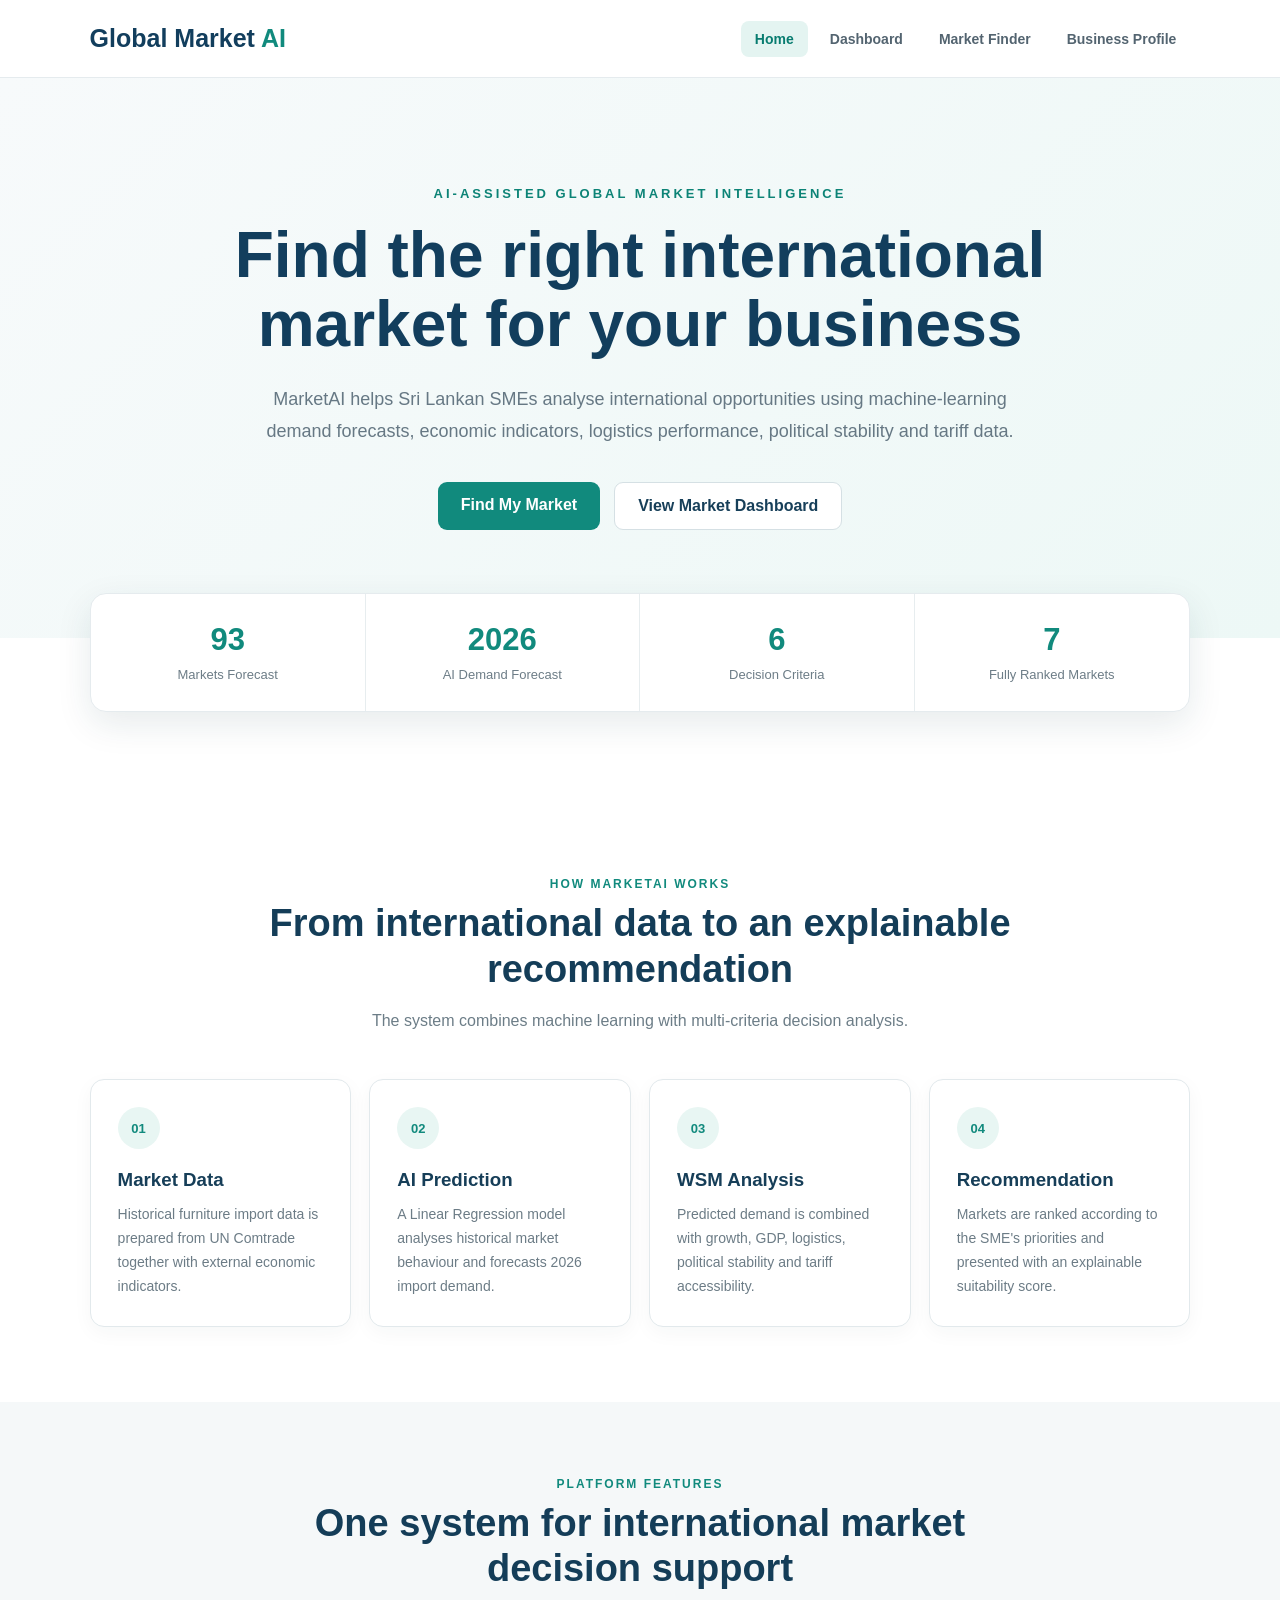
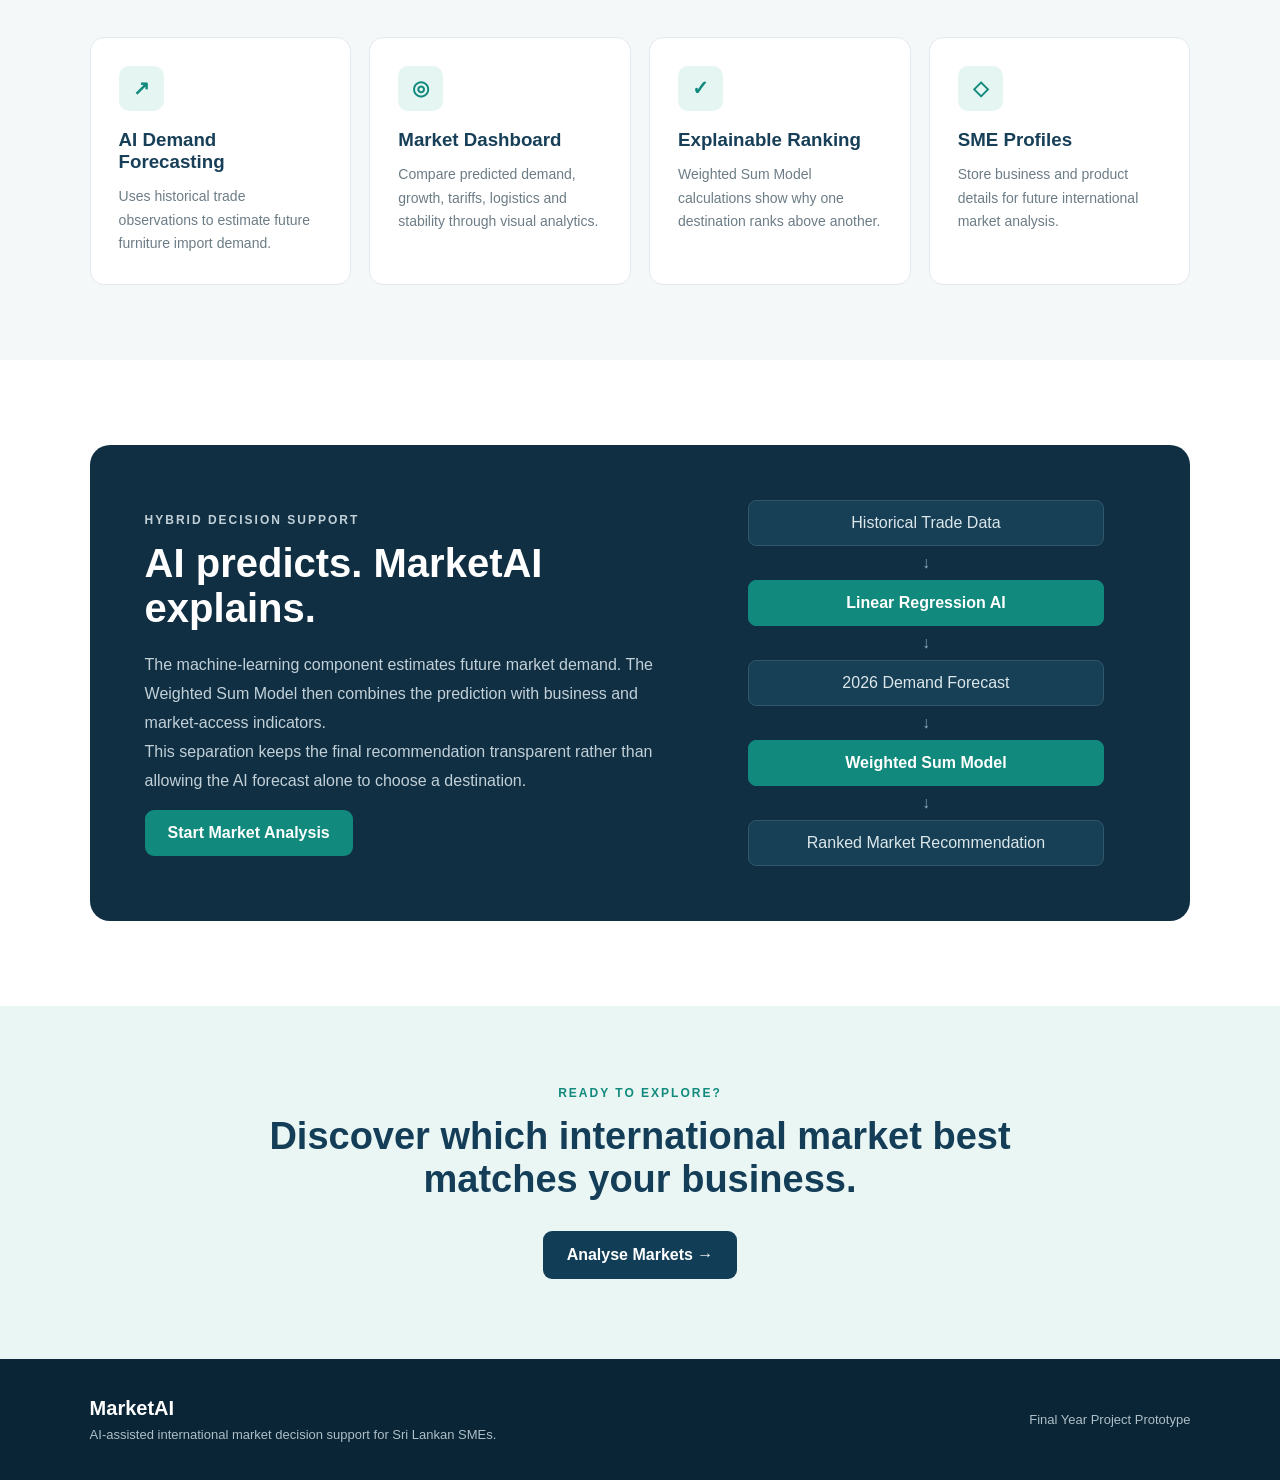
<file: templates/index.html>
<!DOCTYPE html>
<html lang="en">

<head>
    <meta charset="UTF-8">

    <meta name="viewport"
          content="width=device-width, initial-scale=1.0">

    <title>MarketAI | Global Market Intelligence</title>

    <link rel="stylesheet" href="/static/style.css">
    <link rel="stylesheet" href="/static/home.css">
</head>


<body>


<!-- =====================================
     NAVIGATION
===================================== -->

<nav class="main-navbar">

    <a href="/" class="brand">
        Global Market <span>AI</span>
    </a>

    <div class="main-nav-links">

        <a href="/" class="active"> Home </a>

        <a href="/dashboard">Dashboard</a>

        <a href="/market-finder">Market Finder</a>

        <a href="/profile">Business Profile</a>

    </div>

</nav>



<!-- =====================================
     HERO SECTION
===================================== -->

<section class="home-hero">

    <div class="hero-content">

        <p class="hero-tag">
            AI-ASSISTED GLOBAL MARKET INTELLIGENCE
        </p>

        <h1>
            Find the right international
            market for your business
        </h1>

        <p class="hero-description">
            MarketAI helps Sri Lankan SMEs analyse international
            opportunities using machine-learning demand forecasts,
            economic indicators, logistics performance,
            political stability and tariff data.
        </p>


        <div class="hero-buttons">

            <a href="/market-finder"
               class="primary-button">
                Find My Market
            </a>

            <a href="/dashboard"
               class="secondary-button">
                View Market Dashboard
            </a>

        </div>

    </div>

</section>



<!-- =====================================
     QUICK STATS
===================================== -->

<section class="home-stats">

    <div class="stat-box">

        <strong>
            93
        </strong>

        <span>
            Markets Forecast
        </span>

    </div>


    <div class="stat-box">

        <strong>
            2026
        </strong>

        <span>
            AI Demand Forecast
        </span>

    </div>


    <div class="stat-box">

        <strong>
            6
        </strong>

        <span>
            Decision Criteria
        </span>

    </div>


    <div class="stat-box">

        <strong>
            7
        </strong>

        <span>
            Fully Ranked Markets
        </span>

    </div>

</section>



<!-- =====================================
     HOW IT WORKS
===================================== -->

<section class="home-section">

    <div class="section-heading">

        <p class="section-tag">
            HOW MARKETAI WORKS
        </p>

        <h2>
            From international data to
            an explainable recommendation
        </h2>

        <p>
            The system combines machine learning
            with multi-criteria decision analysis.
        </p>

    </div>


    <div class="process-grid">


        <div class="process-card">

            <div class="process-number">
                01
            </div>

            <h3>
                Market Data
            </h3>

            <p>
                Historical furniture import data
                is prepared from UN Comtrade together
                with external economic indicators.
            </p>

        </div>


        <div class="process-card">

            <div class="process-number">
                02
            </div>

            <h3>
                AI Prediction
            </h3>

            <p>
                A Linear Regression model analyses
                historical market behaviour and
                forecasts 2026 import demand.
            </p>

        </div>


        <div class="process-card">

            <div class="process-number">
                03
            </div>

            <h3>
                WSM Analysis
            </h3>

            <p>
                Predicted demand is combined with
                growth, GDP, logistics, political
                stability and tariff accessibility.
            </p>

        </div>


        <div class="process-card">

            <div class="process-number">
                04
            </div>

            <h3>
                Recommendation
            </h3>

            <p>
                Markets are ranked according to
                the SME's priorities and presented
                with an explainable suitability score.
            </p>

        </div>


    </div>

</section>



<!-- =====================================
     FEATURES
===================================== -->

<section class="features-section">

    <div class="section-heading">

        <p class="section-tag">
            PLATFORM FEATURES
        </p>

        <h2>
            One system for international
            market decision support
        </h2>

    </div>


    <div class="feature-grid">


        <div class="feature-card">

            <span class="feature-icon">
                ↗
            </span>

            <h3>
                AI Demand Forecasting
            </h3>

            <p>
                Uses historical trade observations
                to estimate future furniture
                import demand.
            </p>

        </div>


        <div class="feature-card">

            <span class="feature-icon">
                ◎
            </span>

            <h3>
                Market Dashboard
            </h3>

            <p>
                Compare predicted demand,
                growth, tariffs, logistics and
                stability through visual analytics.
            </p>

        </div>


        <div class="feature-card">

            <span class="feature-icon">
                ✓
            </span>

            <h3>
                Explainable Ranking
            </h3>

            <p>
                Weighted Sum Model calculations
                show why one destination ranks
                above another.
            </p>

        </div>


        <div class="feature-card">

            <span class="feature-icon">
                ◇
            </span>

            <h3>
                SME Profiles
            </h3>

            <p>
                Store business and product details
                for future international market
                analysis.
            </p>

        </div>


    </div>

</section>



<!-- =====================================
     AI + WSM EXPLANATION
===================================== -->

<section class="intelligence-section">

    <div class="intelligence-text">

        <p class="section-tag">
            HYBRID DECISION SUPPORT
        </p>

        <h2>
            AI predicts.
            MarketAI explains.
        </h2>

        <p>
            The machine-learning component estimates
            future market demand. The Weighted Sum
            Model then combines the prediction with
            business and market-access indicators.
        </p>

        <p>
            This separation keeps the final
            recommendation transparent rather than
            allowing the AI forecast alone to choose
            a destination.
        </p>

        <a href="/market-finder"
           class="primary-button">
            Start Market Analysis
        </a>

    </div>


    <div class="model-flow">

        <div class="flow-item">
            Historical Trade Data
        </div>

        <div class="flow-arrow">
            ↓
        </div>

        <div class="flow-item highlight-flow">
            Linear Regression AI
        </div>

        <div class="flow-arrow">
            ↓
        </div>

        <div class="flow-item">
            2026 Demand Forecast
        </div>

        <div class="flow-arrow">
            ↓
        </div>

        <div class="flow-item highlight-flow">
            Weighted Sum Model
        </div>

        <div class="flow-arrow">
            ↓
        </div>

        <div class="flow-item">
            Ranked Market Recommendation
        </div>

    </div>

</section>



<!-- =====================================
     FINAL CTA
===================================== -->

<section class="home-cta">

    <p>
        READY TO EXPLORE?
    </p>

    <h2>
        Discover which international
        market best matches your business.
    </h2>

    <a href="/market-finder"
       class="cta-button">

        Analyse Markets →

    </a>

</section>



<!-- =====================================
     FOOTER
===================================== -->

<footer class="site-footer">

    <div>

        <strong>
            MarketAI
        </strong>

        <p>
            AI-assisted international market
            decision support for Sri Lankan SMEs.
        </p>

    </div>

    <div class="footer-note">
        Final Year Project Prototype
    </div>

</footer>


</body>
</html>
</file>
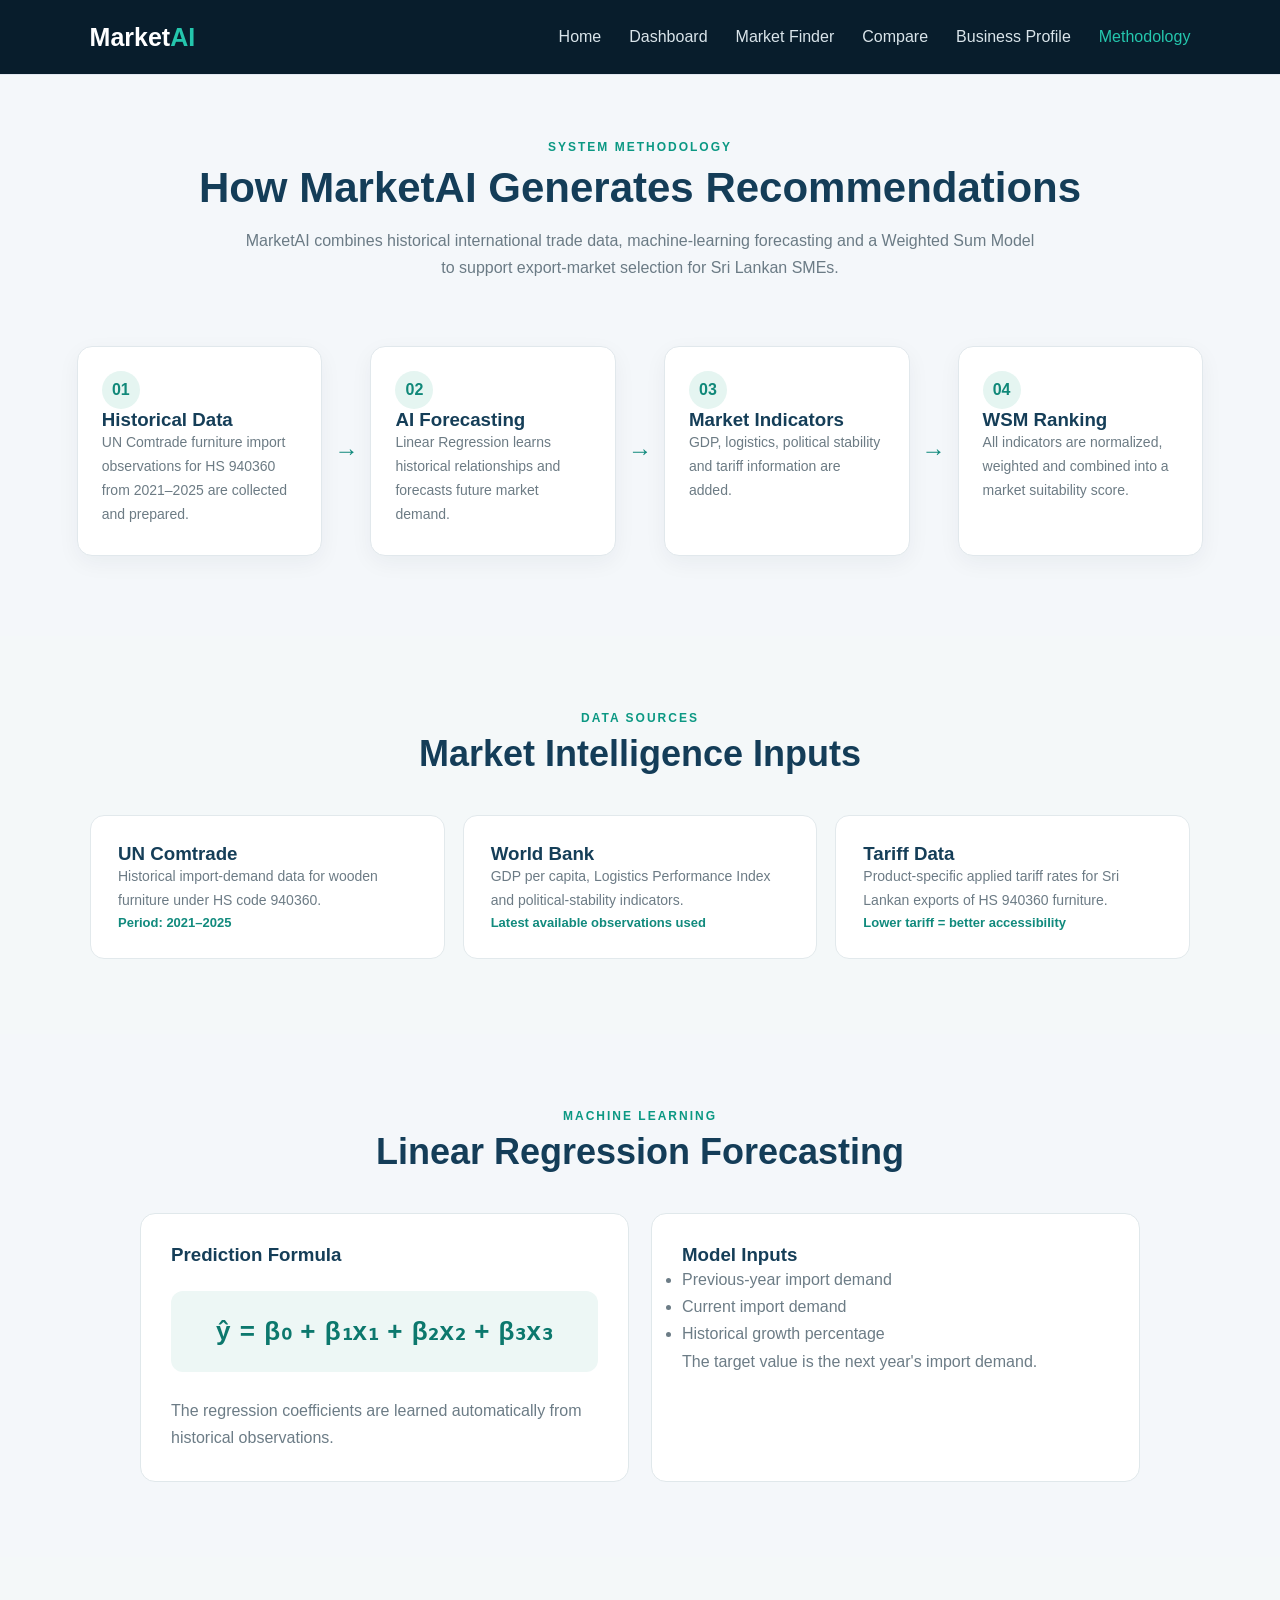
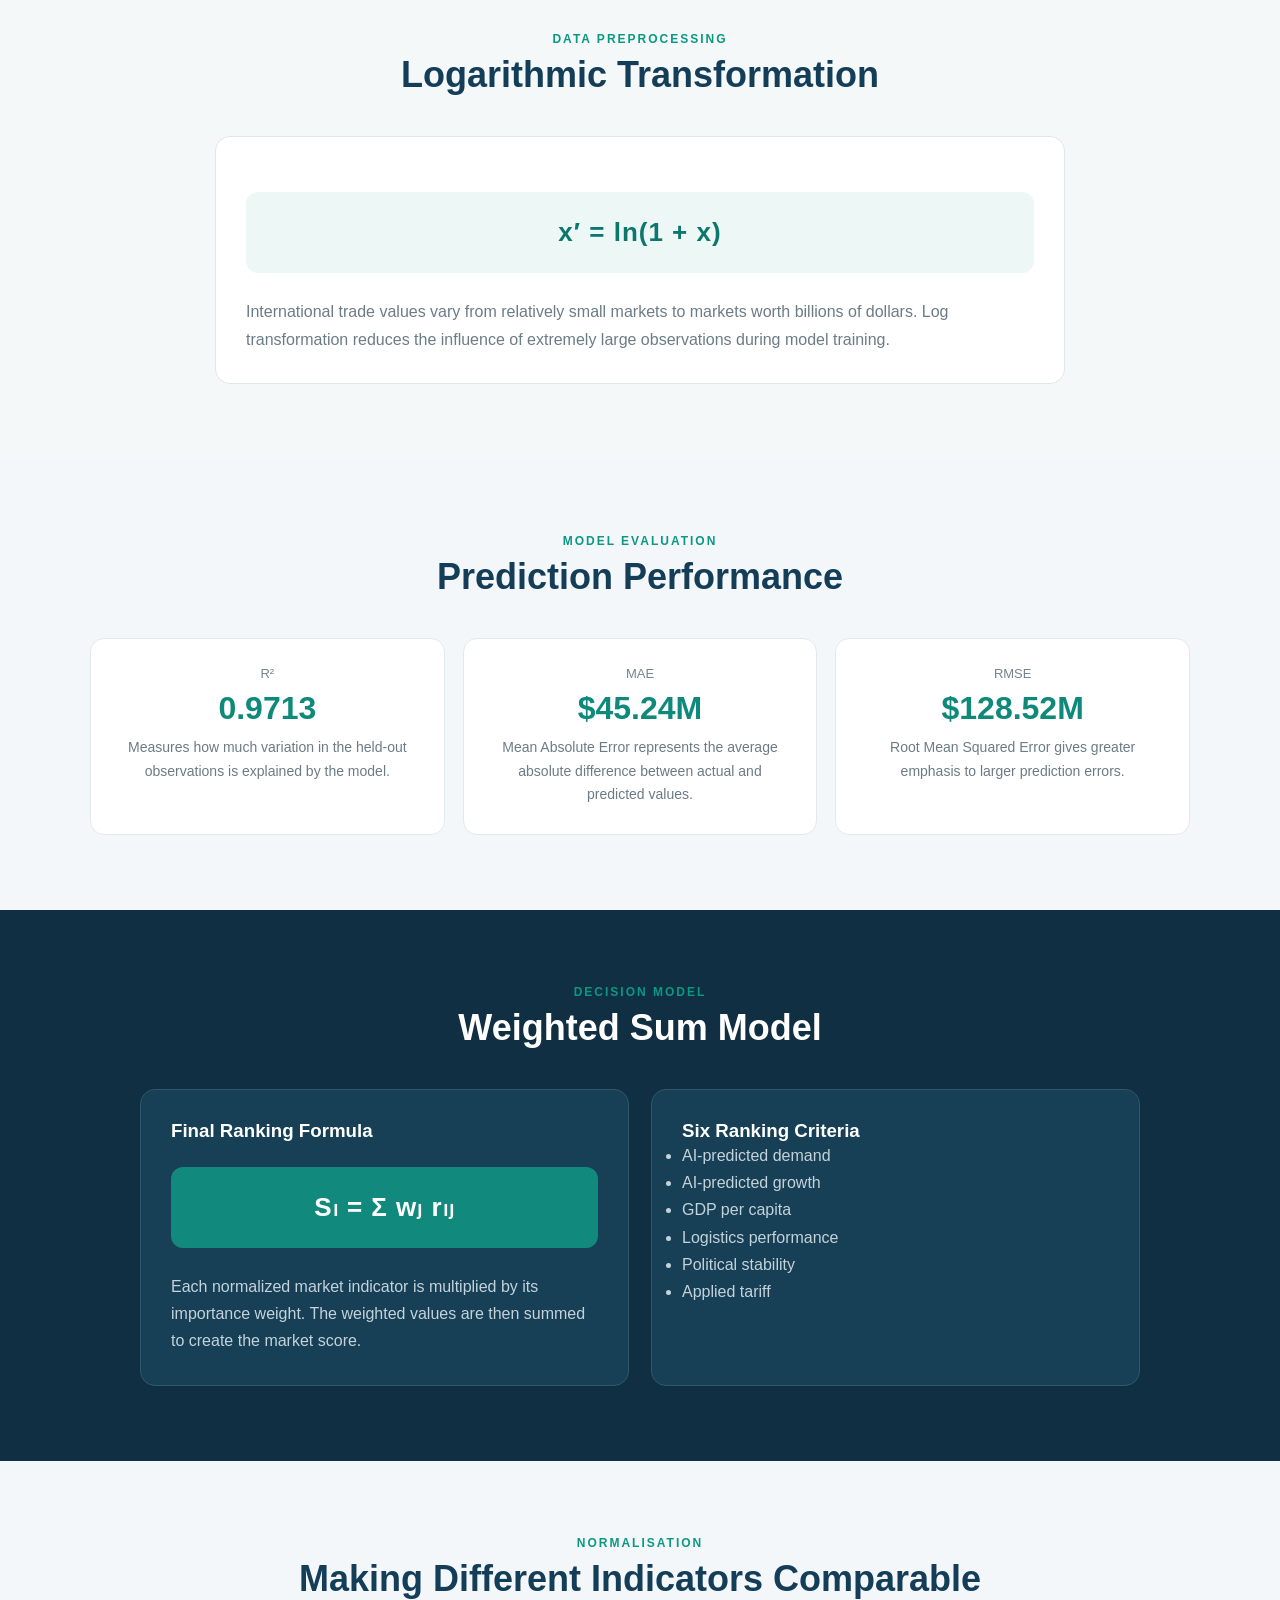
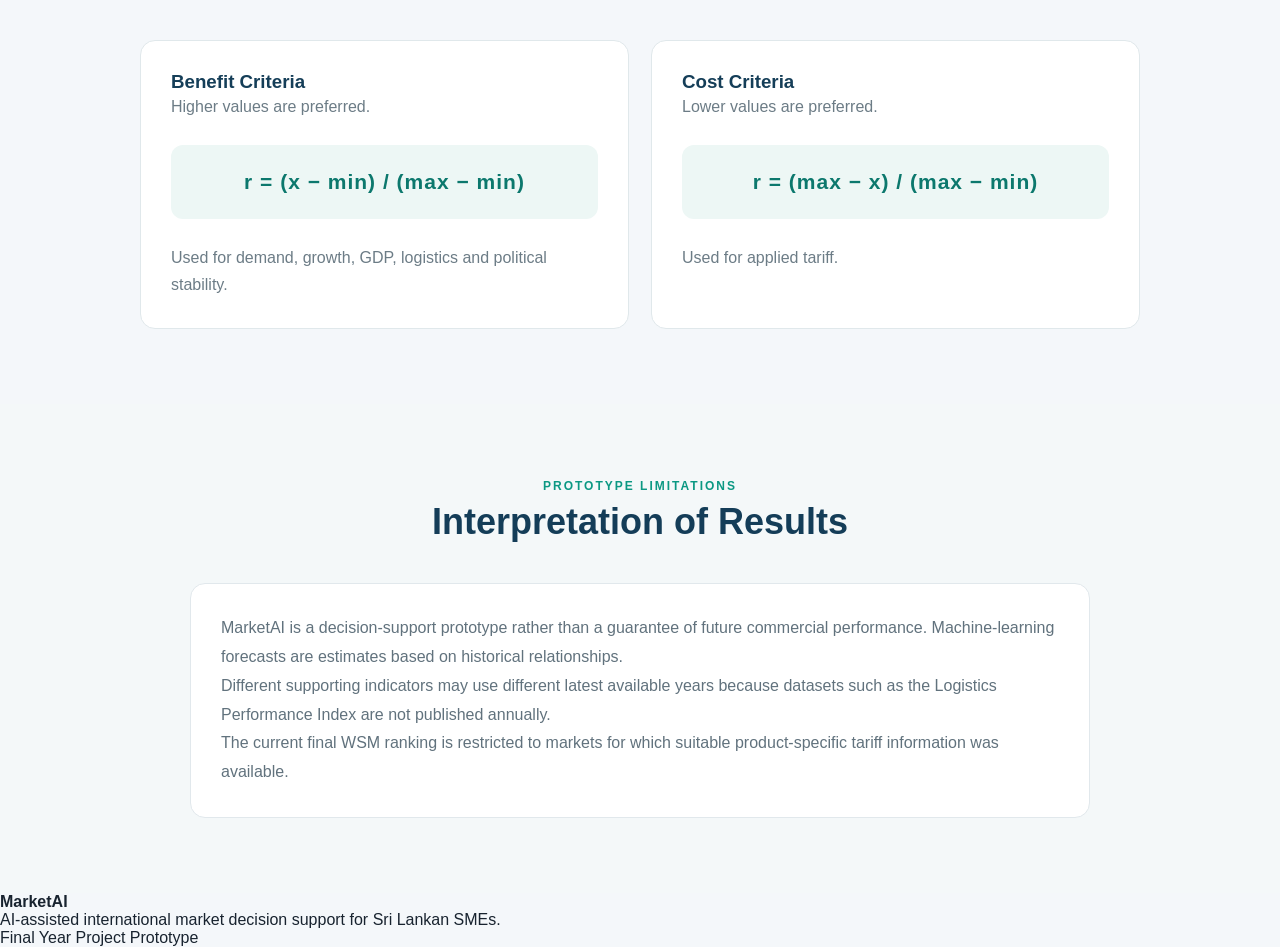
<file: templates/methodology.html>
<!DOCTYPE html>
<html lang="en">

<head>
    <meta charset="UTF-8">

    <meta name="viewport"
          content="width=device-width, initial-scale=1.0">

    <title>Methodology | MarketAI</title>

    <link rel="stylesheet"
          href="/static/style.css">
</head>


<body>


<!-- NAVIGATION -->

<nav class="navbar">

    <div class="logo">
        Market<span>AI</span>
    </div>

    <div class="nav-links">

        <a href="/">
            Home
        </a>

        <a href="/dashboard">
            Dashboard
        </a>

        <a href="/market-finder">
            Market Finder
        </a>

        <a href="/compare">
            Compare
        </a>

        <a href="/profile">
            Business Profile
        </a>

        <a href="/methodology"
           class="active">
            Methodology
        </a>

    </div>

</nav>



<!-- HEADER -->

<section class="method-header">

    <p class="eyebrow">
        SYSTEM METHODOLOGY
    </p>

    <h1>
        How MarketAI Generates Recommendations
    </h1>

    <p>
        MarketAI combines historical international trade data,
        machine-learning forecasting and a Weighted Sum Model
        to support export-market selection for Sri Lankan SMEs.
    </p>

</section>



<!-- OVERVIEW -->

<section class="method-container">

    <div class="method-flow">

        <div class="method-step">
            <span>01</span>
            <h3>Historical Data</h3>
            <p>
                UN Comtrade furniture import observations
                for HS 940360 from 2021–2025 are collected
                and prepared.
            </p>
        </div>

        <div class="flow-arrow-horizontal">
            →
        </div>

        <div class="method-step">
            <span>02</span>
            <h3>AI Forecasting</h3>
            <p>
                Linear Regression learns historical
                relationships and forecasts future market demand.
            </p>
        </div>

        <div class="flow-arrow-horizontal">
            →
        </div>

        <div class="method-step">
            <span>03</span>
            <h3>Market Indicators</h3>
            <p>
                GDP, logistics, political stability and
                tariff information are added.
            </p>
        </div>

        <div class="flow-arrow-horizontal">
            →
        </div>

        <div class="method-step">
            <span>04</span>
            <h3>WSM Ranking</h3>
            <p>
                All indicators are normalized, weighted
                and combined into a market suitability score.
            </p>
        </div>

    </div>

</section>



<!-- DATA SOURCES -->

<section class="method-section light-section">

    <div class="method-section-heading">
        <p class="eyebrow">
            DATA SOURCES
        </p>

        <h2>
            Market Intelligence Inputs
        </h2>
    </div>


    <div class="source-grid">

        <div class="source-card">

            <h3>
                UN Comtrade
            </h3>

            <p>
                Historical import-demand data for
                wooden furniture under HS code 940360.
            </p>

            <strong>
                Period: 2021–2025
            </strong>

        </div>


        <div class="source-card">

            <h3>
                World Bank
            </h3>

            <p>
                GDP per capita, Logistics Performance Index
                and political-stability indicators.
            </p>

            <strong>
                Latest available observations used
            </strong>

        </div>


        <div class="source-card">

            <h3>
                Tariff Data
            </h3>

            <p>
                Product-specific applied tariff rates for
                Sri Lankan exports of HS 940360 furniture.
            </p>

            <strong>
                Lower tariff = better accessibility
            </strong>

        </div>

    </div>

</section>



<!-- AI MODEL -->

<section class="method-section">

    <div class="method-section-heading">

        <p class="eyebrow">
            MACHINE LEARNING
        </p>

        <h2>
            Linear Regression Forecasting
        </h2>

    </div>


    <div class="method-two-column">

        <div class="formula-card">

            <h3>
                Prediction Formula
            </h3>

            <div class="formula">

                ŷ =
                β₀ +
                β₁x₁ +
                β₂x₂ +
                β₃x₃

            </div>

            <p>
                The regression coefficients are learned
                automatically from historical observations.
            </p>

        </div>


        <div class="explanation-card">

            <h3>
                Model Inputs
            </h3>

            <ul>

                <li>
                    Previous-year import demand
                </li>

                <li>
                    Current import demand
                </li>

                <li>
                    Historical growth percentage
                </li>

            </ul>

            <p>
                The target value is the next year's
                import demand.
            </p>

        </div>

    </div>

</section>



<!-- LOG TRANSFORMATION -->

<section class="method-section light-section">

    <div class="method-section-heading">

        <p class="eyebrow">
            DATA PREPROCESSING
        </p>

        <h2>
            Logarithmic Transformation
        </h2>

    </div>


    <div class="formula-card wide-card">

        <div class="formula">
            x′ = ln(1 + x)
        </div>

        <p>
            International trade values vary from relatively
            small markets to markets worth billions of dollars.
            Log transformation reduces the influence of
            extremely large observations during model training.
        </p>

    </div>

</section>



<!-- MODEL EVALUATION -->

<section class="method-section">

    <div class="method-section-heading">

        <p class="eyebrow">
            MODEL EVALUATION
        </p>

        <h2>
            Prediction Performance
        </h2>

    </div>


    <div class="metric-grid">

        <div class="metric-card">

            <span>
                R²
            </span>

            <strong>
                0.9713
            </strong>

            <p>
                Measures how much variation in the
                held-out observations is explained
                by the model.
            </p>

        </div>


        <div class="metric-card">

            <span>
                MAE
            </span>

            <strong>
                $45.24M
            </strong>

            <p>
                Mean Absolute Error represents the
                average absolute difference between
                actual and predicted values.
            </p>

        </div>


        <div class="metric-card">

            <span>
                RMSE
            </span>

            <strong>
                $128.52M
            </strong>

            <p>
                Root Mean Squared Error gives greater
                emphasis to larger prediction errors.
            </p>

        </div>

    </div>

</section>



<!-- WSM -->

<section class="method-section dark-method-section">

    <div class="method-section-heading">

        <p class="eyebrow">
            DECISION MODEL
        </p>

        <h2>
            Weighted Sum Model
        </h2>

    </div>


    <div class="method-two-column">

        <div class="formula-card dark-formula">

            <h3>
                Final Ranking Formula
            </h3>

            <div class="formula">
                Sᵢ = Σ wⱼ rᵢⱼ
            </div>

            <p>
                Each normalized market indicator is multiplied
                by its importance weight. The weighted values
                are then summed to create the market score.
            </p>

        </div>


        <div class="explanation-card dark-explanation">

            <h3>
                Six Ranking Criteria
            </h3>

            <ul>

                <li>
                    AI-predicted demand
                </li>

                <li>
                    AI-predicted growth
                </li>

                <li>
                    GDP per capita
                </li>

                <li>
                    Logistics performance
                </li>

                <li>
                    Political stability
                </li>

                <li>
                    Applied tariff
                </li>

            </ul>

        </div>

    </div>

</section>



<!-- NORMALISATION -->

<section class="method-section">

    <div class="method-section-heading">

        <p class="eyebrow">
            NORMALISATION
        </p>

        <h2>
            Making Different Indicators Comparable
        </h2>

    </div>


    <div class="method-two-column">

        <div class="formula-card">

            <h3>
                Benefit Criteria
            </h3>

            <p>
                Higher values are preferred.
            </p>

            <div class="formula small-formula">

                r =
                (x − min)
                /
                (max − min)

            </div>

            <p>
                Used for demand, growth, GDP,
                logistics and political stability.
            </p>

        </div>


        <div class="formula-card">

            <h3>
                Cost Criteria
            </h3>

            <p>
                Lower values are preferred.
            </p>

            <div class="formula small-formula">

                r =
                (max − x)
                /
                (max − min)

            </div>

            <p>
                Used for applied tariff.
            </p>

        </div>

    </div>

</section>



<!-- LIMITATIONS -->

<section class="method-section light-section">

    <div class="method-section-heading">

        <p class="eyebrow">
            PROTOTYPE LIMITATIONS
        </p>

        <h2>
            Interpretation of Results
        </h2>

    </div>


    <div class="limitations-box">

        <p>
            MarketAI is a decision-support prototype rather
            than a guarantee of future commercial performance.
            Machine-learning forecasts are estimates based on
            historical relationships.
        </p>

        <p>
            Different supporting indicators may use different
            latest available years because datasets such as the
            Logistics Performance Index are not published annually.
        </p>

        <p>
            The current final WSM ranking is restricted to markets
            for which suitable product-specific tariff information
            was available.
        </p>

    </div>

</section>



<footer class="site-footer">

    <div>

        <strong>
            MarketAI
        </strong>

        <p>
            AI-assisted international market
            decision support for Sri Lankan SMEs.
        </p>

    </div>

    <div class="footer-note">
        Final Year Project Prototype
    </div>

</footer>


</body>
</html>
</file>
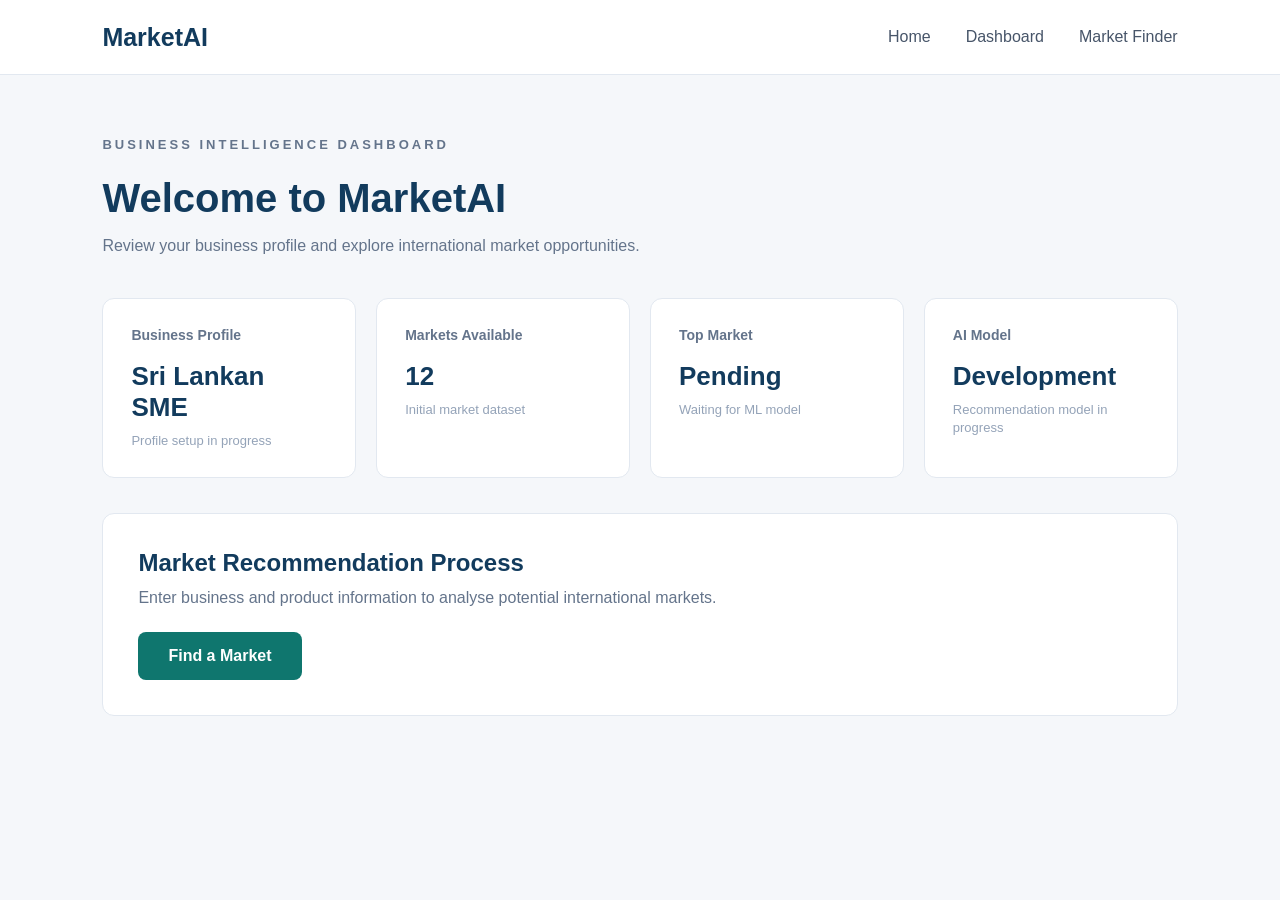
<file: Global Market AI Project/templates/dashboard.html>
<!DOCTYPE html>
<html>
<head>
    <title>Dashboard | MarketAI</title>
    <link rel="stylesheet" href="../static/style.css">
</head>

<body>

<nav>
    <h2>MarketAI</h2>

    <div class="nav-links">
        <a href="index.html">Home</a>
        <a href="dashboard.html">Dashboard</a>
        <a href="market_finder.html">Market Finder</a>
    </div>
</nav>

<section class="page-container">

    <div class="page-heading">
        <p class="tag">BUSINESS INTELLIGENCE DASHBOARD</p>
        <h1>Welcome to MarketAI</h1>
        <p>Review your business profile and explore international market opportunities.</p>
    </div>

    <div class="cards">

        <div class="card">
            <h3>Business Profile</h3>
            <p class="big-text">Sri Lankan SME</p>
            <span>Profile setup in progress</span>
        </div>

        <div class="card">
            <h3>Markets Available</h3>
            <p class="big-text">12</p>
            <span>Initial market dataset</span>
        </div>

        <div class="card">
            <h3>Top Market</h3>
            <p class="big-text">Pending</p>
            <span>Waiting for ML model</span>
        </div>

        <div class="card">
            <h3>AI Model</h3>
            <p class="big-text">Development</p>
            <span>Recommendation model in progress</span>
        </div>

    </div>

    <div class="panel">
        <h2>Market Recommendation Process</h2>

        <p>
            Enter business and product information to analyse potential
            international markets.
        </p>

        <a href="market_finder.html" class="main-button">
            Find a Market
        </a>
    </div>

</section>

</body>
</html>
</file>
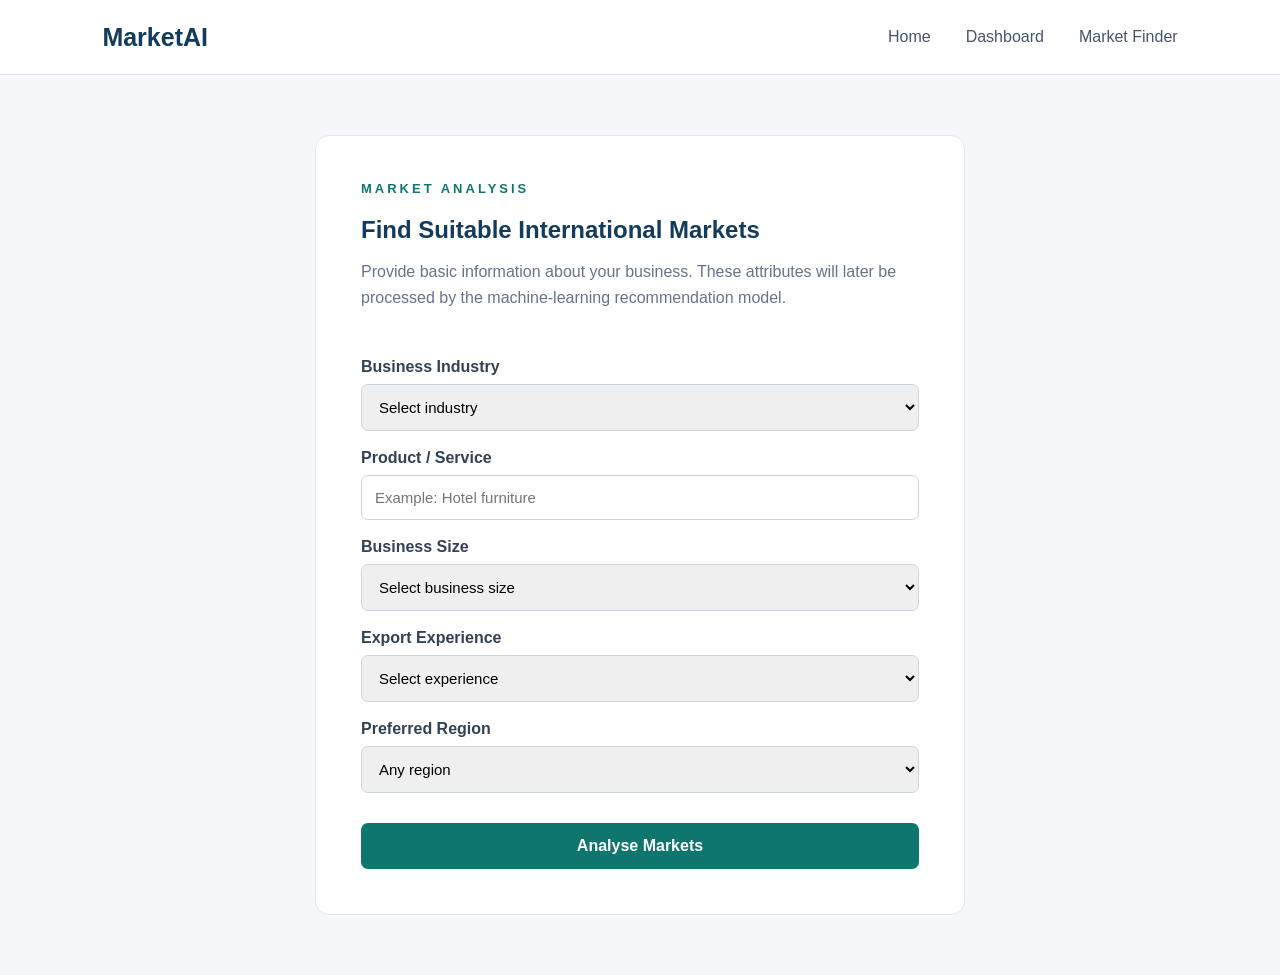
<file: Global Market AI Project/templates/market_finder.html>
<!DOCTYPE html>
<html>
<head>
    <title>Market Finder | MarketAI</title>
    <link rel="stylesheet" href="../static/style.css">
</head>

<body>

<nav>
    <h2>MarketAI</h2>

    <div class="nav-links">
        <a href="index.html">Home</a>
        <a href="dashboard.html">Dashboard</a>
        <a href="market_finder.html">Market Finder</a>
    </div>
</nav>

<section class="form-page">

    <div class="form-box">

        <p class="tag">MARKET ANALYSIS</p>
        <h1>Find Suitable International Markets</h1>

        <p class="form-intro">
            Provide basic information about your business.
            These attributes will later be processed by the
            machine-learning recommendation model.
        </p>

        <form action="results.html">

            <label>Business Industry</label>
            <select required>
                <option value="">Select industry</option>
                <option>Apparel</option>
                <option>Tea</option>
                <option>Furniture</option>
                <option>Agriculture</option>
                <option>Food Products</option>
                <option>Gems and Jewellery</option>
                <option>IT Services</option>
            </select>

            <label>Product / Service</label>
            <input type="text"
                   placeholder="Example: Hotel furniture"
                   required>

            <label>Business Size</label>
            <select required>
                <option value="">Select business size</option>
                <option>Micro</option>
                <option>Small</option>
                <option>Medium</option>
            </select>

            <label>Export Experience</label>
            <select required>
                <option value="">Select experience</option>
                <option>No export experience</option>
                <option>Less than 2 years</option>
                <option>2 - 5 years</option>
                <option>More than 5 years</option>
            </select>

            <label>Preferred Region</label>
            <select required>
                <option value="">Any region</option>
                <option>South Asia</option>
                <option>Southeast Asia</option>
                <option>Middle East</option>
                <option>Europe</option>
            </select>

            <button type="submit" class="form-button">
                Analyse Markets
            </button>

        </form>

    </div>

</section>

</body>
</html>
</file>
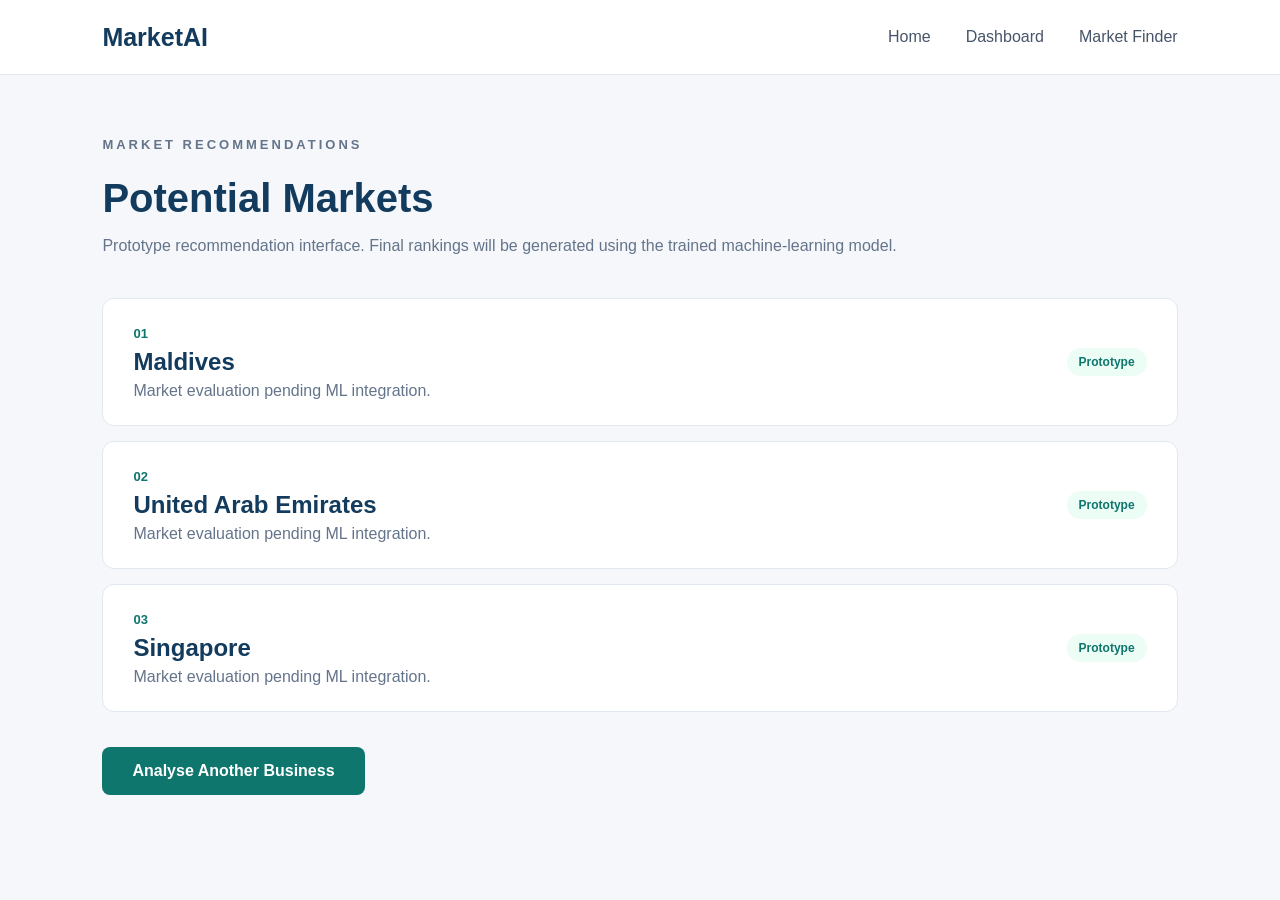
<file: Global Market AI Project/templates/results.html>
<!DOCTYPE html>
<html>
<head>
    <title>Recommendations | MarketAI</title>
    <link rel="stylesheet" href="../static/style.css">
</head>

<body>

<nav>
    <h2>MarketAI</h2>

    <div class="nav-links">
        <a href="index.html">Home</a>
        <a href="dashboard.html">Dashboard</a>
        <a href="market_finder.html">Market Finder</a>
    </div>
</nav>

<section class="page-container">

    <div class="page-heading">
        <p class="tag">MARKET RECOMMENDATIONS</p>
        <h1>Potential Markets</h1>

        <p>
            Prototype recommendation interface.
            Final rankings will be generated using the trained
            machine-learning model.
        </p>
    </div>

    <div class="recommendation-list">

        <div class="recommendation">
            <div>
                <span class="rank">01</span>
                <h2>Maldives</h2>
                <p>Market evaluation pending ML integration.</p>
            </div>

            <span class="status">Prototype</span>
        </div>

        <div class="recommendation">
            <div>
                <span class="rank">02</span>
                <h2>United Arab Emirates</h2>
                <p>Market evaluation pending ML integration.</p>
            </div>

            <span class="status">Prototype</span>
        </div>

        <div class="recommendation">
            <div>
                <span class="rank">03</span>
                <h2>Singapore</h2>
                <p>Market evaluation pending ML integration.</p>
            </div>

            <span class="status">Prototype</span>
        </div>

    </div>

    <a href="market_finder.html" class="main-button">
        Analyse Another Business
    </a>

</section>

</body>
</html>
</file>
<file: static/style.css>
* {
    margin: 0;
    padding: 0;
    box-sizing: border-box;
}

body {
    font-family: "Segoe UI", Arial, sans-serif;
    background: #f5f7fa;
    color: #1e293b;
}

nav {
    height: 75px;
    background: #ffffff;
    display: flex;
    align-items: center;
    justify-content: space-between;
    padding: 0 8%;
    border-bottom: 1px solid #e2e8f0;
}

nav h2 {
    color: #123b5d;
    font-size: 25px;
}

.nav-links {
    display: flex;
    gap: 35px;
}

.nav-links a {
    text-decoration: none;
    color: #475569;
    font-weight: 500;
}

.nav-links a:hover {
    color: #0f766e;
}

.hero {
    min-height: calc(100vh - 75px);
    display: flex;
    flex-direction: column;
    justify-content: center;
    align-items: center;
    text-align: center;
    padding: 60px 20px;
    background: linear-gradient(135deg, #f8fafc, #e8f4f1);
}

.tag {
    color: #0f766e;
    font-size: 13px;
    font-weight: 700;
    letter-spacing: 3px;
    margin-bottom: 20px;
}

.hero h1 {
    max-width: 900px;
    font-size: 58px;
    line-height: 1.1;
    color: #123b5d;
    margin-bottom: 25px;
}

.description {
    max-width: 700px;
    font-size: 18px;
    line-height: 1.7;
    color: #64748b;
    margin-bottom: 35px;
}

.main-button {
    display: inline-block;
    background: #0f766e;
    color: white;
    text-decoration: none;
    padding: 15px 30px;
    border-radius: 8px;
    font-weight: 600;
    transition: 0.2s;
}

.main-button:hover {
    transform: translateY(-2px);
    background: #115e59;
}

.page-container {
    width: 84%;
    max-width: 1200px;
    margin: 60px auto;
}

.page-heading {
    margin-bottom: 40px;
}

.page-heading h1 {
    font-size: 40px;
    color: #123b5d;
    margin-bottom: 12px;
}

.page-heading p {
    color: #64748b;
    line-height: 1.6;
}

.cards {
    display: grid;
    grid-template-columns: repeat(4, 1fr);
    gap: 20px;
    margin-bottom: 35px;
}

.card {
    background: white;
    padding: 28px;
    border-radius: 12px;
    border: 1px solid #e2e8f0;
}

.card h3 {
    color: #64748b;
    font-size: 14px;
    margin-bottom: 18px;
}

.big-text {
    font-size: 26px;
    font-weight: bold;
    color: #123b5d;
    margin-bottom: 8px;
}

.card span {
    font-size: 13px;
    color: #94a3b8;
}

.panel {
    background: white;
    padding: 35px;
    border-radius: 12px;
    border: 1px solid #e2e8f0;
}

.panel h2 {
    color: #123b5d;
    margin-bottom: 12px;
}

.panel p {
    color: #64748b;
    margin-bottom: 25px;
}

.form-page {
    min-height: calc(100vh - 75px);
    background: #f5f7fa;
    padding: 60px 20px;
}

.form-box {
    max-width: 650px;
    margin: auto;
    background: white;
    padding: 45px;
    border-radius: 14px;
    border: 1px solid #e2e8f0;
}

.form-box h1 {
    color: #123b5d;
    margin-bottom: 15px;
}

.form-intro {
    color: #64748b;
    line-height: 1.6;
    margin-bottom: 30px;
}

form {
    display: flex;
    flex-direction: column;
}

label {
    margin-top: 18px;
    margin-bottom: 8px;
    font-weight: 600;
    color: #334155;
}

input,
select {
    padding: 13px;
    border: 1px solid #cbd5e1;
    border-radius: 7px;
    font-size: 15px;
}

.form-button {
    margin-top: 30px;
    padding: 14px;
    border: none;
    border-radius: 7px;
    background: #0f766e;
    color: white;
    font-size: 16px;
    font-weight: 600;
    cursor: pointer;
}

.recommendation-list {
    margin-bottom: 35px;
}

.recommendation {
    background: white;
    border: 1px solid #e2e8f0;
    padding: 25px 30px;
    margin-bottom: 15px;
    border-radius: 12px;
    display: flex;
    justify-content: space-between;
    align-items: center;
}

.rank {
    color: #0f766e;
    font-weight: bold;
    font-size: 13px;
}

.recommendation h2 {
    margin: 6px 0;
    color: #123b5d;
}

.recommendation p {
    color: #64748b;
}

.status {
    background: #ecfdf5;
    color: #0f766e;
    padding: 7px 12px;
    border-radius: 20px;
    font-size: 12px;
    font-weight: bold;
}

@media (max-width: 850px) {
    .cards {
        grid-template-columns: repeat(2, 1fr);
    }
}
/* =========================================
   GENERAL
========================================= */

body {
    margin: 0;
    font-family: Arial, Helvetica, sans-serif;
    background: #f4f7fa;
    color: #18232f;
}

.navbar {
    display: flex;
    justify-content: space-between;
    align-items: center;

    padding: 20px 7%;

    background: #081d2c;
    color: white;
}

.logo {
    font-size: 25px;
    font-weight: 700;
}

.logo span {
    color: #24c6ad;
}

.nav-links {
    display: flex;
    gap: 28px;
}

.nav-links a {
    color: #d9e4ea;
    text-decoration: none;
}

.nav-links a:hover,
.nav-links .active {
    color: #24c6ad;
}


/* =========================================
   MARKET FINDER
========================================= */

.finder-header,
.results-header {
    text-align: center;
    padding: 55px 20px 25px;
}

.eyebrow {
    color: #0b9883;
    font-weight: 700;
    letter-spacing: 2px;
    font-size: 12px;
}

.finder-header h1,
.results-header h1 {
    font-size: 40px;
    margin: 8px 0;
}

.finder-header p,
.results-header p {
    color: #61717d;
}

.finder-container {
    width: 86%;
    max-width: 1100px;
    margin: 20px auto 60px;
}

.finder-form {
    background: white;
    padding: 35px;

    border-radius: 18px;

    box-shadow:
        0 12px 35px
        rgba(15, 38, 54, 0.08);
}

.form-section {
    margin-bottom: 35px;
}

.form-section h2 {
    margin-bottom: 6px;
}

.section-description {
    color: #6d7c86;
}

.form-grid {
    display: grid;

    grid-template-columns:
        repeat(2, 1fr);

    gap: 20px;
}

.form-group {
    display: flex;
    flex-direction: column;
    gap: 8px;
}

.form-group label,
.weight-card label {
    font-weight: 700;
}

.form-group input,
.weight-card input {
    padding: 13px;

    border: 1px solid #d8e0e5;
    border-radius: 9px;

    font-size: 15px;
}

.weight-grid {
    display: grid;

    grid-template-columns:
        repeat(3, 1fr);

    gap: 15px;
}

.weight-card {
    display: flex;
    flex-direction: column;
    gap: 7px;

    padding: 18px;

    background: #f7fafb;

    border:
        1px solid #e4ebef;

    border-radius: 12px;
}

.weight-card span {
    font-size: 12px;
    color: #71808a;
}

.analyse-button {
    width: 100%;

    padding: 16px;

    border: none;
    border-radius: 10px;

    background: #0a9f88;
    color: white;

    font-size: 16px;
    font-weight: 700;

    cursor: pointer;
}

.analyse-button:hover {
    background: #087e6d;
}

.data-note {
    width: 80%;
    margin: 20px auto 50px;

    text-align: center;
    color: #78858e;

    font-size: 13px;
}

.error-message {
    max-width: 850px;

    margin: 10px auto;

    padding: 15px;

    background: #ffe7e7;
    color: #a12d2d;

    border-radius: 10px;
}


/* =========================================
   RESULTS
========================================= */

.results-container {
    width: 86%;
    max-width: 1050px;

    margin: 20px auto 60px;
}

.market-card {
    position: relative;

    background: white;

    margin-bottom: 22px;
    padding: 28px;

    border-radius: 16px;

    border:
        1px solid #e1e8ec;

    box-shadow:
        0 8px 28px
        rgba(15, 35, 50, 0.06);
}

.top-market {
    border:
        2px solid #13aa91;

    box-shadow:
        0 12px 35px
        rgba(19, 170, 145, 0.15);
}

.rank-badge {
    position: absolute;

    top: 20px;
    right: 20px;

    background: #0a2535;
    color: white;

    padding: 7px 12px;

    border-radius: 20px;

    font-weight: 700;
}

.recommend-label {
    display: inline-block;

    background: #daf7f1;
    color: #087e6d;

    padding: 5px 9px;

    border-radius: 20px;

    font-size: 11px;
    font-weight: 700;

    margin-bottom: 7px;
}

.market-title {
    display: flex;
    justify-content: space-between;
    align-items: center;

    margin-right: 65px;
}

.market-title h2 {
    margin: 0;
    font-size: 27px;
}

.market-title p {
    margin: 5px 0;
    color: #7c8990;
}

.score-box {
    text-align: right;
}

.score-box span {
    display: block;

    color: #74818b;
    font-size: 12px;
}

.score-box strong {
    font-size: 34px;
    color: #0b907b;
}

.score-box small {
    color: #74818b;
}

.score-track {
    height: 8px;

    background: #e6edef;

    border-radius: 10px;

    overflow: hidden;

    margin: 22px 0;
}

.score-fill {
    height: 100%;

    background:
        linear-gradient(
            90deg,
            #0d927d,
            #25c6ad
        );
}

.indicator-grid {
    display: grid;

    grid-template-columns:
        repeat(3, 1fr);

    gap: 12px;
}

.indicator {
    padding: 15px;

    background: #f5f8f9;

    border-radius: 10px;
}

.indicator span {
    display: block;

    color: #72808a;

    font-size: 12px;

    margin-bottom: 6px;
}

.indicator strong {
    font-size: 17px;
}

.market-explanation {
    margin-top: 18px;

    padding-top: 15px;

    border-top:
        1px solid #e7ecef;

    color: #51616b;
}

.results-disclaimer {
    text-align: center;

    max-width: 850px;

    margin:
        -20px auto 50px;

    font-size: 13px;

    color: #7b888f;
}


/* =========================================
   RESPONSIVE
========================================= */

@media (
    max-width: 800px
) {

    .weight-grid,
    .indicator-grid,
    .form-grid {
        grid-template-columns: 1fr;
    }

    .market-title {
        flex-direction: column;
        align-items: flex-start;
    }

    .score-box {
        text-align: left;
        margin-top: 15px;
    }

    .nav-links {
        gap: 12px;
    }
}
/* =========================================
   DASHBOARD
========================================= */

.dashboard-header {
    text-align: center;
    padding: 55px 20px 30px;
}

.dashboard-header h1 {
    font-size: 40px;
    margin: 8px 0;
}

.dashboard-header p {
    color: #687781;
}


/* SUMMARY */

.summary-grid {
    width: 86%;
    max-width: 1150px;

    margin: 10px auto 30px;

    display: grid;

    grid-template-columns:
        repeat(4, 1fr);

    gap: 16px;
}

.summary-card {
    background: white;

    padding: 22px;

    border-radius: 14px;

    border:
        1px solid #e1e8ec;

    box-shadow:
        0 8px 25px
        rgba(20, 40, 55, 0.05);
}

.summary-card span {
    display: block;

    font-size: 12px;

    color: #75828b;

    margin-bottom: 10px;
}

.summary-card strong {
    display: block;

    font-size: 26px;

    color: #102d3e;

    margin-bottom: 5px;
}

.summary-card small {
    color: #85929a;
}


/* CHARTS */

.dashboard-grid {
    width: 86%;
    max-width: 1150px;

    margin: 0 auto 35px;

    display: grid;

    grid-template-columns:
        repeat(2, 1fr);

    gap: 18px;
}

.chart-card {
    background: white;

    padding: 25px;

    border-radius: 16px;

    border:
        1px solid #e1e8ec;

    box-shadow:
        0 8px 28px
        rgba(20, 40, 55, 0.06);
}

.chart-large {
    grid-column:
        1 / -1;
}

.chart-heading {
    margin-bottom: 18px;
}

.chart-heading h2 {
    margin: 5px 0;
}

.chart-label {
    font-size: 11px;

    font-weight: 700;

    letter-spacing: 1px;

    color: #0b967f;
}

.chart-wrapper {
    position: relative;

    height: 340px;
}


/* TABLE */

.dashboard-table-section {
    width: 86%;
    max-width: 1150px;

    margin: 0 auto 35px;

    background: white;

    padding: 25px;

    border-radius: 16px;

    border:
        1px solid #e0e7eb;

    box-shadow:
        0 8px 28px
        rgba(20, 40, 55, 0.05);
}

.table-heading {
    display: flex;

    justify-content:
        space-between;

    align-items:
        center;

    margin-bottom:
        20px;
}

.table-heading h2 {
    margin: 3px 0;
}

.small-action-button {
    text-decoration: none;

    background: #0b9b85;

    color: white;

    padding: 11px 16px;

    border-radius: 9px;

    font-size: 13px;

    font-weight: 700;
}

.table-container {
    overflow-x: auto;
}

.market-table {
    width: 100%;

    border-collapse:
        collapse;
}

.market-table th {
    text-align: left;

    padding: 13px;

    background: #f3f7f8;

    color: #60717b;

    font-size: 12px;
}

.market-table td {
    padding: 14px 13px;

    border-bottom:
        1px solid #edf1f3;

    font-size: 14px;
}

.market-table td:first-child strong {
    display: block;
}

.market-table td:first-child small {
    color: #849198;
}

.market-table tbody tr:hover {
    background: #f8fbfb;
}


/* NOTICE */

.dashboard-note {
    width: 80%;
    max-width: 1000px;

    margin: 0 auto 50px;

    text-align: center;

    color: #76838c;

    font-size: 13px;

    line-height: 1.6;
}


/* DASHBOARD RESPONSIVE */

@media (max-width: 900px) {

    .summary-grid {
        grid-template-columns:
            repeat(2, 1fr);
    }

    .dashboard-grid {
        grid-template-columns:
            1fr;
    }

    .chart-large {
        grid-column:
            auto;
    }

}


@media (max-width: 600px) {

    .summary-grid {
        grid-template-columns:
            1fr;
    }

    .table-heading {
        flex-direction:
            column;

        align-items:
            flex-start;

        gap: 15px;
    }

}
.data-status {
    display: inline-flex;
    align-items: center;
    gap: 8px;

    padding: 8px 14px;
    margin: 12px 0;

    background: #eef8f5;
    border: 1px solid #cfe9e2;
    border-radius: 20px;

    color: #3f625b;
    font-size: 13px;
    font-weight: 500;
}

.status-dot {
    width: 8px;
    height: 8px;

    background: #159d84;
    border-radius: 50%;
}
/* =========================================
   MARKET COMPARISON
========================================= */

.compare-header {
    text-align: center;

    padding: 55px 20px 30px;
}

.compare-header h1 {
    margin: 8px 0;

    font-size: 40px;

    color: #123d58;
}

.compare-header p {
    color: #6e7d86;
}


.compare-controls {
    width: 86%;
    max-width: 1050px;

    margin: 10px auto 35px;

    display: grid;

    grid-template-columns:
        repeat(3, 1fr) auto;

    gap: 15px;

    align-items: end;

    background: white;

    padding: 24px;

    border-radius: 14px;

    border:
        1px solid #e1e8ec;
}


.compare-controls div {
    display: flex;

    flex-direction: column;

    gap: 7px;
}


.compare-controls label {
    font-size: 13px;

    font-weight: 700;

    color: #52646f;
}


.compare-controls select {
    padding: 12px;

    border:
        1px solid #d6e0e5;

    border-radius: 8px;

    background: white;
}


.comparison-results {
    width: 86%;

    max-width: 1050px;

    margin: 0 auto 30px;

    display: grid;

    grid-template-columns:
        repeat(3, 1fr);

    gap: 18px;
}


.comparison-card {
    padding: 25px;

    background: white;

    border:
        1px solid #e0e7eb;

    border-radius: 15px;

    box-shadow:
        0 7px 24px
        rgba(20, 45, 60, 0.05);
}


.comparison-card h2 {
    margin:
        0 0 3px;

    color: #153e59;
}


.comparison-card > span {
    display: block;

    margin-bottom: 20px;

    color: #85929a;

    font-size: 12px;
}


.compare-indicator {
    padding:
        11px 0;

    border-bottom:
        1px solid #edf1f3;
}


.compare-indicator:last-child {
    border-bottom: none;
}


.compare-indicator small {
    display: block;

    margin-bottom: 4px;

    color: #78868f;
}


.compare-indicator strong {
    color: #183d54;
}


.compare-chart-card {
    width: 86%;

    max-width: 1050px;

    margin: 0 auto 60px;

    padding: 25px;

    background: white;

    border:
        1px solid #e0e7eb;

    border-radius: 15px;
}


@media (max-width: 850px) {

    .compare-controls,
    .comparison-results {
        grid-template-columns: 1fr;
    }

}
/* =========================================
   METHODOLOGY PAGE
========================================= */

.method-header {
    text-align: center;
    padding: 65px 20px 45px;
}

.method-header h1 {
    margin: 10px 0 15px;
    font-size: 42px;
    color: #143d58;
}

.method-header > p:last-child {
    max-width: 800px;
    margin: auto;

    color: #6b7b85;
    line-height: 1.7;
}


.method-container {
    width: 88%;
    max-width: 1200px;

    margin: 20px auto 80px;
}


.method-flow {
    display: grid;

    grid-template-columns:
        1fr auto
        1fr auto
        1fr auto
        1fr;

    gap: 12px;

    align-items: center;
}


.method-step {
    min-height: 210px;

    padding: 24px;

    background: white;

    border:
        1px solid #e1e8ec;

    border-radius: 15px;

    box-shadow:
        0 7px 22px
        rgba(20, 40, 55, 0.05);
}


.method-step > span {
    display: inline-flex;

    width: 38px;
    height: 38px;

    align-items: center;
    justify-content: center;

    border-radius: 50%;

    background: #e5f5f1;
    color: #108879;

    font-weight: 800;
}


.method-step h3 {
    color: #153e58;
}


.method-step p {
    color: #6c7b84;

    font-size: 14px;
    line-height: 1.7;
}


.flow-arrow-horizontal {
    color: #118a7d;

    font-size: 24px;
    font-weight: bold;
}


.method-section {
    padding: 75px 7%;
}


.light-section {
    background: #f4f8f9;
}


.method-section-heading {
    max-width: 780px;

    margin: 0 auto 40px;

    text-align: center;
}


.method-section-heading h2 {
    margin: 8px 0;

    color: #143d58;

    font-size: 36px;
}


.source-grid,
.metric-grid {
    max-width: 1100px;

    margin: auto;

    display: grid;

    grid-template-columns:
        repeat(3, 1fr);

    gap: 18px;
}


.source-card,
.metric-card {
    background: white;

    padding: 27px;

    border:
        1px solid #e2e9ec;

    border-radius: 14px;
}


.source-card h3 {
    color: #153e58;
}


.source-card p,
.metric-card p {
    color: #6c7b85;

    line-height: 1.7;

    font-size: 14px;
}


.source-card strong {
    color: #118a7d;

    font-size: 13px;
}


.method-two-column {
    max-width: 1000px;

    margin: auto;

    display: grid;

    grid-template-columns:
        repeat(2, 1fr);

    gap: 22px;
}


.formula-card,
.explanation-card {
    background: white;

    padding: 30px;

    border:
        1px solid #e0e8eb;

    border-radius: 15px;
}


.formula-card h3,
.explanation-card h3 {
    color: #153e58;
}


.formula-card p,
.explanation-card p,
.explanation-card li {
    color: #6c7c86;

    line-height: 1.7;
}


.formula {
    margin: 25px 0;

    padding: 25px;

    text-align: center;

    background: #edf7f5;

    border-radius: 12px;

    color: #0c786d;

    font-size: 26px;
    font-weight: 700;

    letter-spacing: 1px;
}


.small-formula {
    font-size: 21px;
}


.wide-card {
    max-width: 850px;
    margin: auto;
}


.metric-card {
    text-align: center;
}


.metric-card span {
    display: block;

    color: #75848d;

    font-size: 13px;
}


.metric-card strong {
    display: block;

    margin: 9px 0;

    color: #0e897a;

    font-size: 32px;
}


.dark-method-section {
    background: #102f43;
}


.dark-method-section h2 {
    color: white;
}


.dark-formula,
.dark-explanation {
    background: #173f55;

    border-color: #31576a;
}


.dark-formula h3,
.dark-explanation h3 {
    color: white;
}


.dark-formula p,
.dark-explanation li {
    color: #c4d3db;
}


.dark-formula .formula {
    background: #118a7d;
    color: white;
}


.limitations-box {
    max-width: 900px;

    margin: auto;

    padding: 30px;

    background: white;

    border:
        1px solid #e1e8ec;

    border-radius: 15px;
}


.limitations-box p {
    color: #61727d;

    line-height: 1.8;
}


@media (max-width: 900px) {

    .method-flow {
        grid-template-columns: 1fr;
    }

    .flow-arrow-horizontal {
        transform: rotate(90deg);

        text-align: center;
    }

    .source-grid,
    .metric-grid,
    .method-two-column {
        grid-template-columns: 1fr;
    }

}

/* =========================================
   RESULTS HEATMAP
========================================= */

.results-heatmap-section {
    width: 86%;
    max-width: 1200px;

    margin: 70px auto;

    padding: 32px;

    background: white;

    border:
        1px solid #e0e7eb;

    border-radius: 18px;

    box-shadow:
        0 8px 28px
        rgba(20, 40, 55, 0.06);
}


.heatmap-heading {
    text-align: center;

    margin-bottom: 30px;
}


.heatmap-heading h2 {
    margin: 7px 0;

    color: #123d58;

    font-size: 30px;
}


.heatmap-heading > p:last-child {
    color: #71808a;

    font-size: 14px;
}


.heatmap-container {
    overflow-x: auto;
}


.analysis-heatmap {
    width: 100%;

    min-width: 950px;

    border-collapse: separate;

    border-spacing: 5px;
}


.analysis-heatmap th {
    padding: 12px;

    color: #62747f;

    font-size: 12px;

    text-align: center;

    background: #f4f7f8;

    border-radius: 8px;
}


.analysis-heatmap td {
    padding: 15px 12px;

    text-align: center;

    border-radius: 8px;

    font-size: 13px;

    transition:
        transform 0.15s ease;
}


.heat-cell:hover {
    transform: scale(1.05);
}


.heatmap-market {
    min-width: 160px;

    text-align: left !important;

    background: #f7f9fa;

    color: #163d57;
}


.heatmap-market strong {
    display: block;
}


.heatmap-market small {
    display: block;

    margin-top: 4px;

    color: #829099;
}


.heat-cell {
    background: #eff5f4;

    color: #173e58;

    font-weight: 700;
}


.heat-na {
    background: #eef1f3 !important;

    color: #8c989f !important;
}


.heat-score {
    background: #103d55;

    color: white;

    font-size: 15px !important;

    font-weight: 800;
}


.heatmap-note {
    margin-top: 18px;

    padding-top: 15px;

    border-top:
        1px solid #e6ecef;

    color: #74828b;

    text-align: center;

    font-size: 12px;
}
</file>
<file: static/home.css>
/* =========================================
   HOMEPAGE RESET
========================================= */

* {
    box-sizing: border-box;
}

body {
    margin: 0;
    font-family: Arial, Helvetica, sans-serif;
    background: #ffffff;
    color: #16354a;
}


/* =========================================
   NAVIGATION
========================================= */

.main-navbar {
    width: 100%;
    min-height: 78px;

    display: flex;
    align-items: center;
    justify-content: space-between;

    padding: 0 7%;

    background: #ffffff;
    border-bottom: 1px solid #e5ebee;
}

.brand {
    font-size: 25px;
    font-weight: 800;

    color: #123e5d;
    text-decoration: none;
}

.brand span {
    color: #118a7d;
}

.main-nav-links {
    display: flex;
    align-items: center;
    gap: 8px;
}

.main-nav-links a {
    color: #536470;
    text-decoration: none;

    font-size: 14px;
    font-weight: 600;

    padding: 10px 14px;
    border-radius: 8px;
}

.main-nav-links a:hover {
    color: #087c70;
    background: #edf7f5;
}

.main-nav-links a.active {
    color: #087c70;
    background: #e4f4f1;
}


/* =========================================
   HERO
========================================= */

.home-hero {
    min-height: 560px;

    display: flex;
    align-items: center;
    justify-content: center;

    padding: 80px 7%;

    text-align: center;

    background:
        linear-gradient(
            135deg,
            #f7fafb 0%,
            #edf8f6 100%
        );
}

.hero-content {
    width: 100%;
    max-width: 1000px;
}

.hero-tag {
    margin: 0 0 20px;

    color: #0c8376;

    font-size: 13px;
    font-weight: 800;

    letter-spacing: 3px;
}

.home-hero h1 {
    max-width: 1000px;
    margin: 0 auto 25px;

    color: #123e5d;

    font-size: 64px;
    line-height: 1.08;
    font-weight: 800;
}

.hero-description {
    max-width: 800px;
    margin: 0 auto;

    color: #667884;

    font-size: 18px;
    line-height: 1.75;
}

.hero-buttons {
    margin-top: 35px;

    display: flex;
    justify-content: center;
    gap: 14px;
}

.primary-button,
.secondary-button {
    display: inline-block;

    padding: 14px 23px;

    border-radius: 9px;

    text-decoration: none;
    font-weight: 700;
}

.primary-button {
    background: #118a7d;
    color: #ffffff;
}

.primary-button:hover {
    background: #0c756a;
}

.secondary-button {
    background: #ffffff;
    color: #173f59;

    border: 1px solid #d5e0e4;
}

.secondary-button:hover {
    background: #f4f8f9;
}


/* =========================================
   STATISTICS
========================================= */

.home-stats {
    width: 86%;
    max-width: 1100px;

    margin: -45px auto 90px;

    display: grid;
    grid-template-columns: repeat(4, 1fr);

    background: #ffffff;

    border: 1px solid #e5ebee;
    border-radius: 16px;

    box-shadow:
        0 12px 35px
        rgba(24, 54, 70, 0.10);

    overflow: hidden;
}

.stat-box {
    padding: 28px 20px;
    text-align: center;

    border-right: 1px solid #e7edef;
}

.stat-box:last-child {
    border-right: none;
}

.stat-box strong {
    display: block;

    margin-bottom: 7px;

    color: #118a7d;

    font-size: 31px;
}

.stat-box span {
    color: #6d7d87;
    font-size: 13px;
}


/* =========================================
   GENERAL SECTIONS
========================================= */

.home-section,
.features-section {
    padding: 75px 7%;
}

.section-heading {
    max-width: 760px;

    margin: 0 auto 45px;

    text-align: center;
}

.section-tag {
    margin: 0 0 10px;

    color: #118a7d;

    font-size: 12px;
    font-weight: 800;

    letter-spacing: 2px;
}

.section-heading h2 {
    margin: 0 0 15px;

    color: #143d58;

    font-size: 38px;
    line-height: 1.2;
}

.section-heading > p:not(.section-tag) {
    color: #6c7d87;

    font-size: 16px;
    line-height: 1.7;
}


/* =========================================
   PROCESS
========================================= */

.process-grid {
    max-width: 1150px;
    margin: 0 auto;

    display: grid;
    grid-template-columns: repeat(4, 1fr);

    gap: 18px;
}

.process-card {
    padding: 27px;

    background: #ffffff;

    border: 1px solid #e2e9ec;
    border-radius: 14px;

    box-shadow:
        0 6px 20px
        rgba(20, 45, 60, 0.04);
}

.process-number {
    width: 42px;
    height: 42px;

    display: flex;
    align-items: center;
    justify-content: center;

    margin-bottom: 20px;

    border-radius: 50%;

    background: #e8f6f3;

    color: #118a7d;

    font-size: 13px;
    font-weight: 800;
}

.process-card h3 {
    margin: 0 0 12px;

    color: #163e58;
}

.process-card p {
    margin: 0;

    color: #6c7c86;

    font-size: 14px;
    line-height: 1.7;
}


/* =========================================
   FEATURES
========================================= */

.features-section {
    background: #f5f8f9;
}

.feature-grid {
    max-width: 1150px;
    margin: 0 auto;

    display: grid;
    grid-template-columns: repeat(4, 1fr);

    gap: 18px;
}

.feature-card {
    padding: 28px;

    background: #ffffff;

    border: 1px solid #e2e9ec;
    border-radius: 14px;
}

.feature-icon {
    width: 45px;
    height: 45px;

    display: flex;
    align-items: center;
    justify-content: center;

    margin-bottom: 18px;

    border-radius: 10px;

    background: #e5f5f2;

    color: #118a7d;

    font-size: 20px;
    font-weight: bold;
}

.feature-card h3 {
    margin: 0 0 12px;

    color: #173f58;
}

.feature-card p {
    margin: 0;

    color: #6c7c86;

    line-height: 1.7;
    font-size: 14px;
}


/* =========================================
   AI + WSM SECTION
========================================= */

.intelligence-section {
    width: 86%;
    max-width: 1150px;

    margin: 85px auto;

    display: grid;
    grid-template-columns: 1.1fr 0.9fr;

    gap: 60px;

    padding: 55px;

    align-items: center;

    background: #102f43;

    border-radius: 20px;
}

.intelligence-text h2 {
    margin: 10px 0 20px;

    color: #ffffff;

    font-size: 40px;
}

.intelligence-text p {
    color: #c2d0d8;

    line-height: 1.8;
}

.intelligence-text .primary-button {
    margin-top: 15px;
}

.model-flow {
    display: flex;
    flex-direction: column;
    align-items: center;

    gap: 8px;
}

.flow-item {
    width: 85%;

    padding: 13px;

    text-align: center;

    color: #dce7eb;

    background: #173f55;

    border: 1px solid #31576a;
    border-radius: 8px;
}

.highlight-flow {
    background: #118a7d;
    border-color: #118a7d;

    color: #ffffff;
    font-weight: 700;
}

.flow-arrow {
    color: #91aab6;
}


/* =========================================
   CTA
========================================= */

.home-cta {
    padding: 80px 7%;

    text-align: center;

    background: #eaf6f3;
}

.home-cta p {
    color: #118a7d;

    font-size: 12px;
    font-weight: 800;

    letter-spacing: 2px;
}

.home-cta h2 {
    max-width: 750px;

    margin: 15px auto 30px;

    color: #143d58;

    font-size: 38px;
}

.cta-button {
    display: inline-block;

    padding: 15px 24px;

    background: #123d57;
    color: #ffffff;

    border-radius: 9px;

    text-decoration: none;
    font-weight: 700;
}


/* =========================================
   FOOTER
========================================= */

.site-footer {
    display: flex;
    align-items: center;
    justify-content: space-between;

    padding: 38px 7%;

    background: #092536;

    color: #ffffff;
}

.site-footer strong {
    font-size: 20px;
}

.site-footer p {
    margin: 7px 0 0;

    color: #aebfc7;

    font-size: 13px;
}

.footer-note {
    color: #aebfc7;

    font-size: 13px;
}


/* =========================================
   RESPONSIVE
========================================= */

@media (max-width: 900px) {

    .process-grid,
    .feature-grid {
        grid-template-columns:
            repeat(2, 1fr);
    }

    .home-stats {
        grid-template-columns:
            repeat(2, 1fr);
    }

    .intelligence-section {
        grid-template-columns: 1fr;
    }

    .home-hero h1 {
        font-size: 50px;
    }
}


@media (max-width: 650px) {

    .main-navbar {
        flex-direction: column;
        padding: 18px;
    }

    .main-nav-links {
        margin-top: 15px;
        flex-wrap: wrap;
        justify-content: center;
    }

    .home-hero h1 {
        font-size: 41px;
    }

    .hero-buttons {
        flex-direction: column;
    }

    .home-stats,
    .process-grid,
    .feature-grid {
        grid-template-columns: 1fr;
    }

    .intelligence-section {
        padding: 35px 25px;
    }

    .site-footer {
        flex-direction: column;
        gap: 20px;

        text-align: center;
    }
}
</file>
<file: Global Market AI Project/static/style.css>
* {
    margin: 0;
    padding: 0;
    box-sizing: border-box;
}

body {
    font-family: "Segoe UI", Arial, sans-serif;
    background: #f5f7fa;
    color: #1e293b;
}

nav {
    height: 75px;
    background: #ffffff;
    display: flex;
    align-items: center;
    justify-content: space-between;
    padding: 0 8%;
    border-bottom: 1px solid #e2e8f0;
}

nav h2 {
    color: #123b5d;
    font-size: 25px;
}

.nav-links {
    display: flex;
    gap: 35px;
}

.nav-links a {
    text-decoration: none;
    color: #475569;
    font-weight: 500;
}

.nav-links a:hover {
    color: #0f766e;
}

.hero {
    min-height: calc(100vh - 75px);
    display: flex;
    flex-direction: column;
    justify-content: center;
    align-items: center;
    text-align: center;
    padding: 60px 20px;
    background: linear-gradient(135deg, #f8fafc, #e8f4f1);
}

.tag {
    color: #0f766e;
    font-size: 13px;
    font-weight: 700;
    letter-spacing: 3px;
    margin-bottom: 20px;
}

.hero h1 {
    max-width: 900px;
    font-size: 58px;
    line-height: 1.1;
    color: #123b5d;
    margin-bottom: 25px;
}

.description {
    max-width: 700px;
    font-size: 18px;
    line-height: 1.7;
    color: #64748b;
    margin-bottom: 35px;
}

.main-button {
    display: inline-block;
    background: #0f766e;
    color: white;
    text-decoration: none;
    padding: 15px 30px;
    border-radius: 8px;
    font-weight: 600;
    transition: 0.2s;
}

.main-button:hover {
    transform: translateY(-2px);
    background: #115e59;
}

.page-container {
    width: 84%;
    max-width: 1200px;
    margin: 60px auto;
}

.page-heading {
    margin-bottom: 40px;
}

.page-heading h1 {
    font-size: 40px;
    color: #123b5d;
    margin-bottom: 12px;
}

.page-heading p {
    color: #64748b;
    line-height: 1.6;
}

.cards {
    display: grid;
    grid-template-columns: repeat(4, 1fr);
    gap: 20px;
    margin-bottom: 35px;
}

.card {
    background: white;
    padding: 28px;
    border-radius: 12px;
    border: 1px solid #e2e8f0;
}

.card h3 {
    color: #64748b;
    font-size: 14px;
    margin-bottom: 18px;
}

.big-text {
    font-size: 26px;
    font-weight: bold;
    color: #123b5d;
    margin-bottom: 8px;
}

.card span {
    font-size: 13px;
    color: #94a3b8;
}

.panel {
    background: white;
    padding: 35px;
    border-radius: 12px;
    border: 1px solid #e2e8f0;
}

.panel h2 {
    color: #123b5d;
    margin-bottom: 12px;
}

.panel p {
    color: #64748b;
    margin-bottom: 25px;
}

.form-page {
    min-height: calc(100vh - 75px);
    background: #f5f7fa;
    padding: 60px 20px;
}

.form-box {
    max-width: 650px;
    margin: auto;
    background: white;
    padding: 45px;
    border-radius: 14px;
    border: 1px solid #e2e8f0;
}

.form-box h1 {
    color: #123b5d;
    margin-bottom: 15px;
}

.form-intro {
    color: #64748b;
    line-height: 1.6;
    margin-bottom: 30px;
}

form {
    display: flex;
    flex-direction: column;
}

label {
    margin-top: 18px;
    margin-bottom: 8px;
    font-weight: 600;
    color: #334155;
}

input,
select {
    padding: 13px;
    border: 1px solid #cbd5e1;
    border-radius: 7px;
    font-size: 15px;
}

.form-button {
    margin-top: 30px;
    padding: 14px;
    border: none;
    border-radius: 7px;
    background: #0f766e;
    color: white;
    font-size: 16px;
    font-weight: 600;
    cursor: pointer;
}

.recommendation-list {
    margin-bottom: 35px;
}

.recommendation {
    background: white;
    border: 1px solid #e2e8f0;
    padding: 25px 30px;
    margin-bottom: 15px;
    border-radius: 12px;
    display: flex;
    justify-content: space-between;
    align-items: center;
}

.rank {
    color: #0f766e;
    font-weight: bold;
    font-size: 13px;
}

.recommendation h2 {
    margin: 6px 0;
    color: #123b5d;
}

.recommendation p {
    color: #64748b;
}

.status {
    background: #ecfdf5;
    color: #0f766e;
    padding: 7px 12px;
    border-radius: 20px;
    font-size: 12px;
    font-weight: bold;
}

@media (max-width: 850px) {
    .cards {
        grid-template-columns: repeat(2, 1fr);
    }
}
</file>
